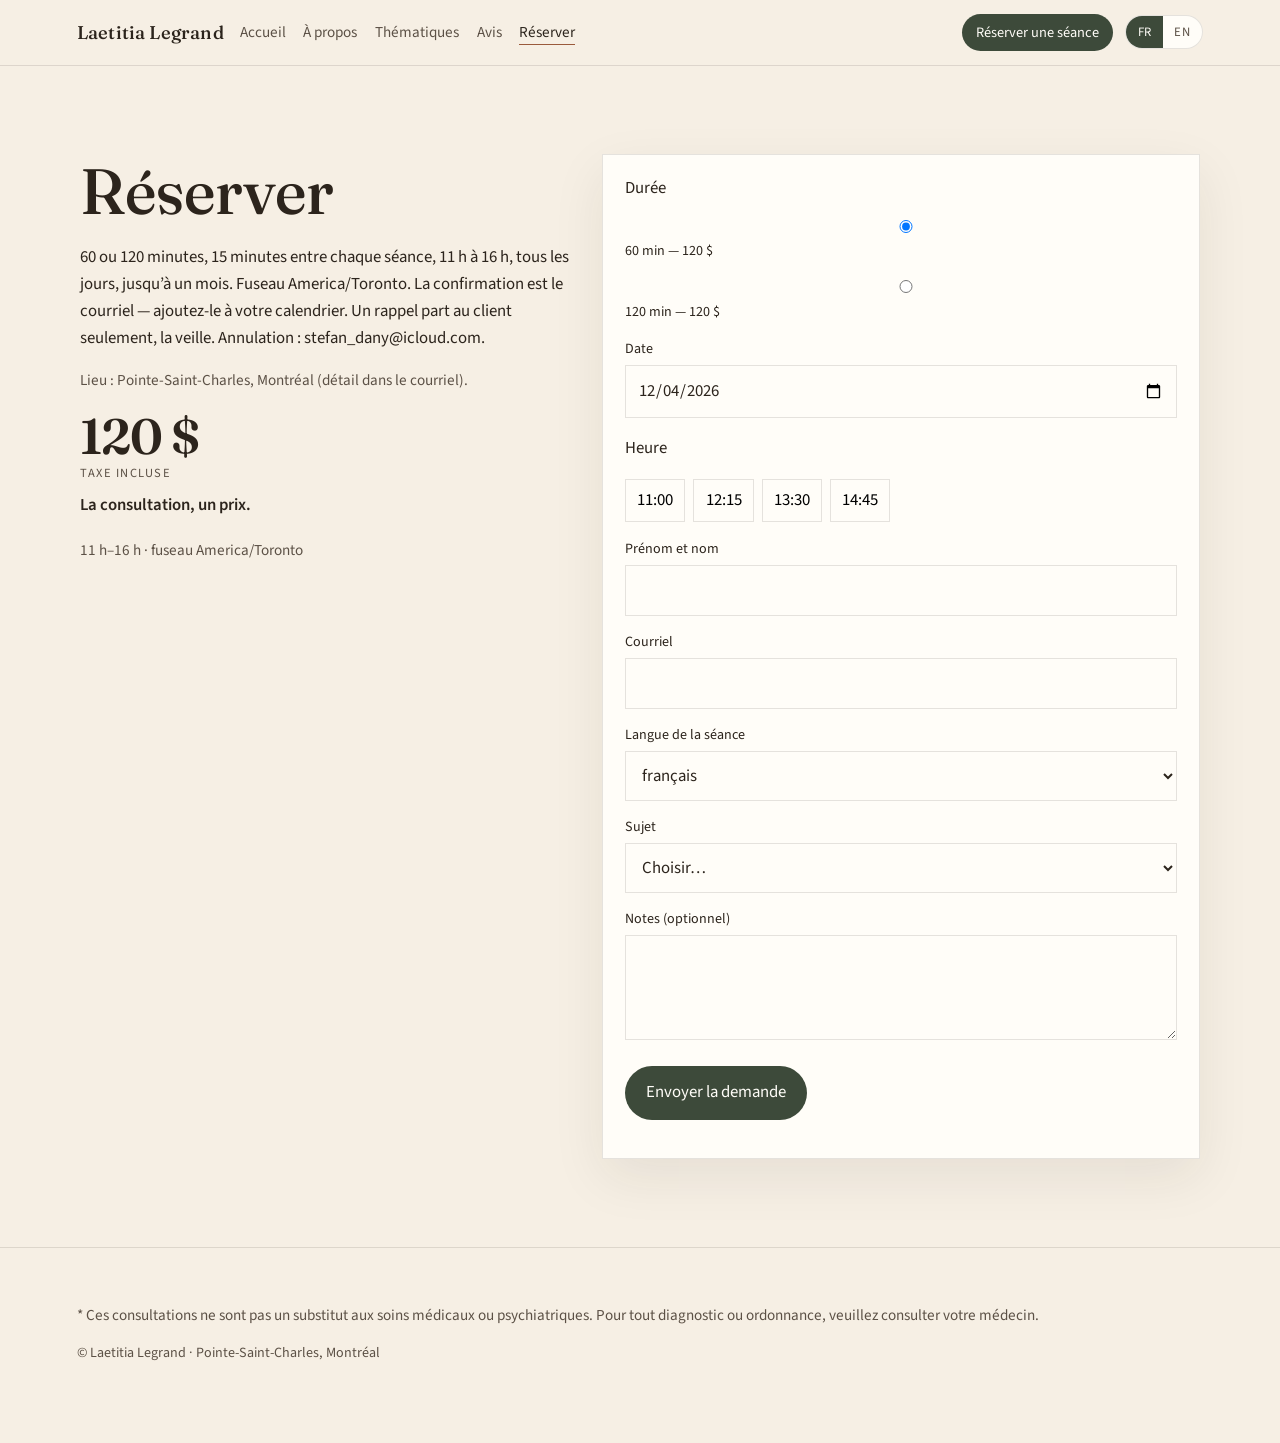
<file: book.html>
<!DOCTYPE html>
<html lang="fr">
<head>
  <meta charset="utf-8">
  <meta name="viewport" content="width=device-width, initial-scale=1">
  <title>Réserver — Laetitia Legrand</title>
  <link rel="preconnect" href="https://fonts.googleapis.com">
  <link rel="preconnect" href="https://fonts.gstatic.com" crossorigin>
  <link href="https://fonts.googleapis.com/css2?family=Fraunces:opsz,wght@9..144,400;9..144,500&family=Source+Sans+3:wght@400;500;600&display=swap" rel="stylesheet">
  <link rel="icon" href="favicon.svg" type="image/svg+xml">
  <meta http-equiv="Cache-Control" content="no-store">
  <link rel="stylesheet" href="css/styles.css?v=39">
</head>
<body data-page="book">
  <header class="site-header" data-header></header>
  <section class="section">
    <div class="wrap book-layout">
      <div>
        <h1 data-i18n="book_h"></h1>
        <p data-i18n="book_intro"></p>
        <p class="quiet" data-i18n="book_place"></p>
        <div class="price-list" style="margin: 1.2rem 0">
          <strong class="price-amount" data-i18n="fact_amount"></strong>
          <span class="price-tax" data-i18n="fact_tax"></span>
          <span class="price-tag" data-i18n="fact_one"></span>
        </div>
        <p class="quiet" data-i18n="book_facts"></p>
      </div>
      <form id="book-form" class="card" action="https://formsubmit.co/3acb6ad24925a83b768e11e1d329aa41" method="POST">
        <input type="hidden" name="_subject" value="Séance — Laetitia Legrand">
        <input type="hidden" name="_template" value="table">
        <input type="hidden" name="_captcha" value="false">
        <input type="hidden" name="_autoresponse" value="Votre demande de séance est reçue. Ajoutez l’heure à votre calendrier. Lieu : Pointe-Saint-Charles, Montréal. Un rappel suivra la veille. Annulation : stefan_dany@icloud.com. Ce n’est pas un service du CHUM.">
        <input type="hidden" name="_replyto" value="">
        <input type="hidden" name="_cc" value="">
        <input type="hidden" name="when" value="">
        <input type="hidden" id="slot" name="slot" value="">

        <span data-i18n="book_dur"></span>
        <label><input type="radio" name="duration" value="60" checked> <span data-i18n="dur_60"></span></label>
        <label><input type="radio" name="duration" value="120"> <span data-i18n="dur_120"></span></label>

        <label for="date" data-i18n="book_date"></label>
        <input id="date" name="date" type="date" required>

        <p data-i18n="book_slot"></p>
        <div class="slots" id="slots"></div>

        <label for="name" data-i18n="book_name"></label>
        <input id="name" name="name" required autocomplete="name">

        <label for="email" data-i18n="book_email"></label>
        <input id="email" name="email" type="email" required autocomplete="email">

        <label for="language" data-i18n="book_lang"></label>
        <select id="language" name="language" required>
          <option value="" data-i18n="book_select" selected></option>
          <option value="fr" data-i18n="lang_fr"></option>
          <option value="en" data-i18n="lang_en"></option>
          <option value="es" data-i18n="lang_es"></option>
        </select>

        <label for="topic" data-i18n="book_topic"></label>
        <select id="topic" name="topic">
          <option value="" data-i18n="book_select" selected></option>
          <option value="confidence" data-i18n="s1_t"></option>
          <option value="anxiety" data-i18n="s2_t"></option>
          <option value="depression" data-i18n="s3_t"></option>
          <option value="burnout" data-i18n="s4_t"></option>
          <option value="grief" data-i18n="s5_t"></option>
          <option value="palliative" data-i18n="s6_t"></option>
          <option value="pain" data-i18n="s7_t"></option>
          <option value="phobia" data-i18n="s8_t"></option>
          <option value="trauma" data-i18n="s9_t"></option>
          <option value="addiction" data-i18n="s10_t"></option>
          <option value="habits" data-i18n="s11_t"></option>
          <option value="perinatal" data-i18n="s12_t"></option>
        </select>

        <label for="notes" data-i18n="book_notes"></label>
        <textarea id="notes" name="notes" rows="3"></textarea>

        <p><button class="btn" type="submit" data-i18n="book_submit"></button></p>
      </form>
    </div>
  </section>
  <footer class="site-footer">
    <p class="quiet" data-i18n="visit_note"></p>
    <p data-i18n="footer"></p>
  </footer>
  <script src="js/i18n.js?v=40"></script>
  <script src="js/app.js?v=29"></script>
  <script src="js/book.js?v=34"></script>
</body>
</html>
</file>
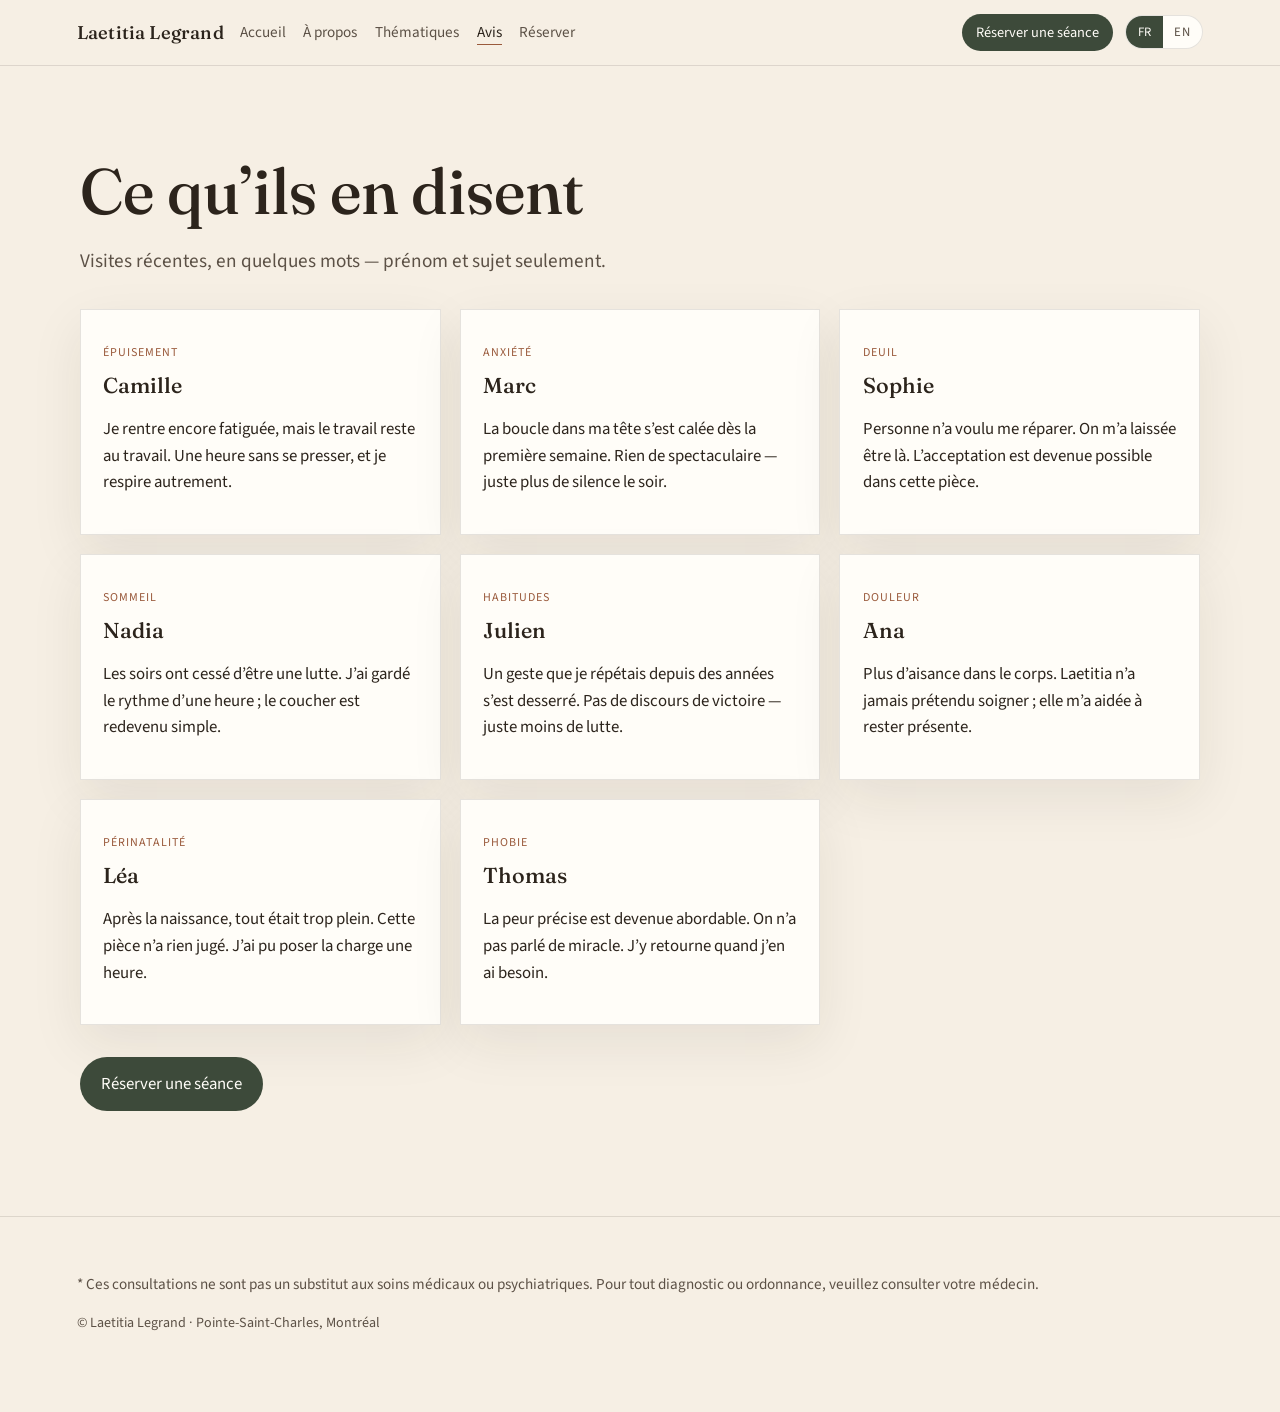
<file: reviews.html>
<!DOCTYPE html>
<html lang="fr">
<head>
  <meta charset="utf-8">
  <meta name="viewport" content="width=device-width, initial-scale=1">
  <title>Avis — Laetitia Legrand</title>
  <link rel="preconnect" href="https://fonts.googleapis.com">
  <link rel="preconnect" href="https://fonts.gstatic.com" crossorigin>
  <link href="https://fonts.googleapis.com/css2?family=Fraunces:opsz,wght@9..144,400;9..144,500&family=Source+Sans+3:wght@400;500;600&display=swap" rel="stylesheet">
  <link rel="icon" href="favicon.svg" type="image/svg+xml">
  <meta http-equiv="Cache-Control" content="no-store">
  <link rel="stylesheet" href="css/styles.css?v=39">
</head>
<body data-page="reviews">
  <header class="site-header" data-header></header>
  <section class="section">
    <div class="wrap">
      <h1 data-i18n="reviews_h"></h1>
      <p class="lede" data-i18n="reviews_intro"></p>
      <div class="grid-3" style="margin-top:2rem">
        <article class="card"><p class="tag" data-i18n="r1_tag"></p><h3 data-i18n="r1_name"></h3><p data-i18n="r1"></p></article>
        <article class="card"><p class="tag" data-i18n="r2_tag"></p><h3 data-i18n="r2_name"></h3><p data-i18n="r2"></p></article>
        <article class="card"><p class="tag" data-i18n="r3_tag"></p><h3 data-i18n="r3_name"></h3><p data-i18n="r3"></p></article>
        <article class="card"><p class="tag" data-i18n="r4_tag"></p><h3 data-i18n="r4_name"></h3><p data-i18n="r4"></p></article>
        <article class="card"><p class="tag" data-i18n="r5_tag"></p><h3 data-i18n="r5_name"></h3><p data-i18n="r5"></p></article>
        <article class="card"><p class="tag" data-i18n="r6_tag"></p><h3 data-i18n="r6_name"></h3><p data-i18n="r6"></p></article>
        <article class="card"><p class="tag" data-i18n="r7_tag"></p><h3 data-i18n="r7_name"></h3><p data-i18n="r7"></p></article>
        <article class="card"><p class="tag" data-i18n="r8_tag"></p><h3 data-i18n="r8_name"></h3><p data-i18n="r8"></p></article>
      </div>
      <p style="margin-top:2rem"><a class="btn" href="book.html" data-i18n="cta"></a></p>
    </div>
  </section>
  <footer class="site-footer">
    <p class="quiet" data-i18n="visit_note"></p>
    <p data-i18n="footer"></p>
  </footer>
  <script src="js/i18n.js?v=40"></script>
  <script src="js/app.js?v=29"></script>
</body>
</html>
</file>
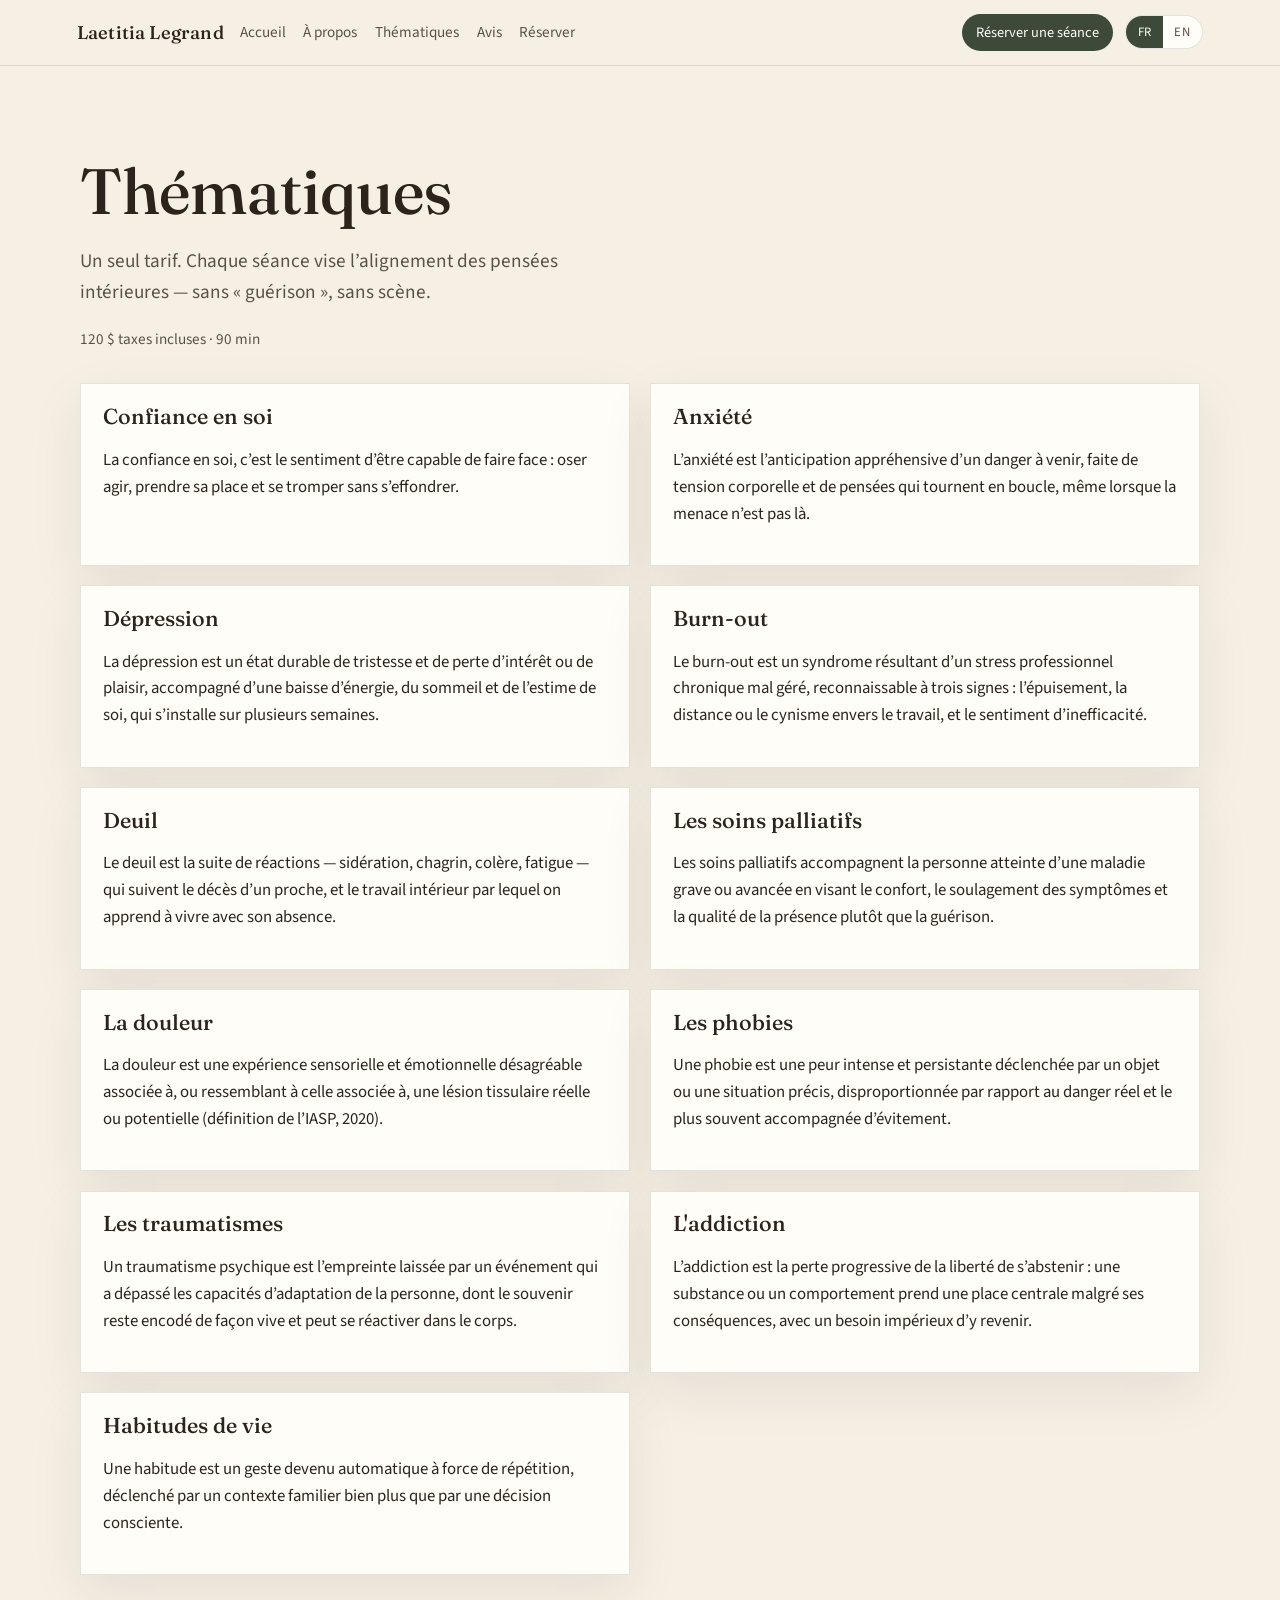
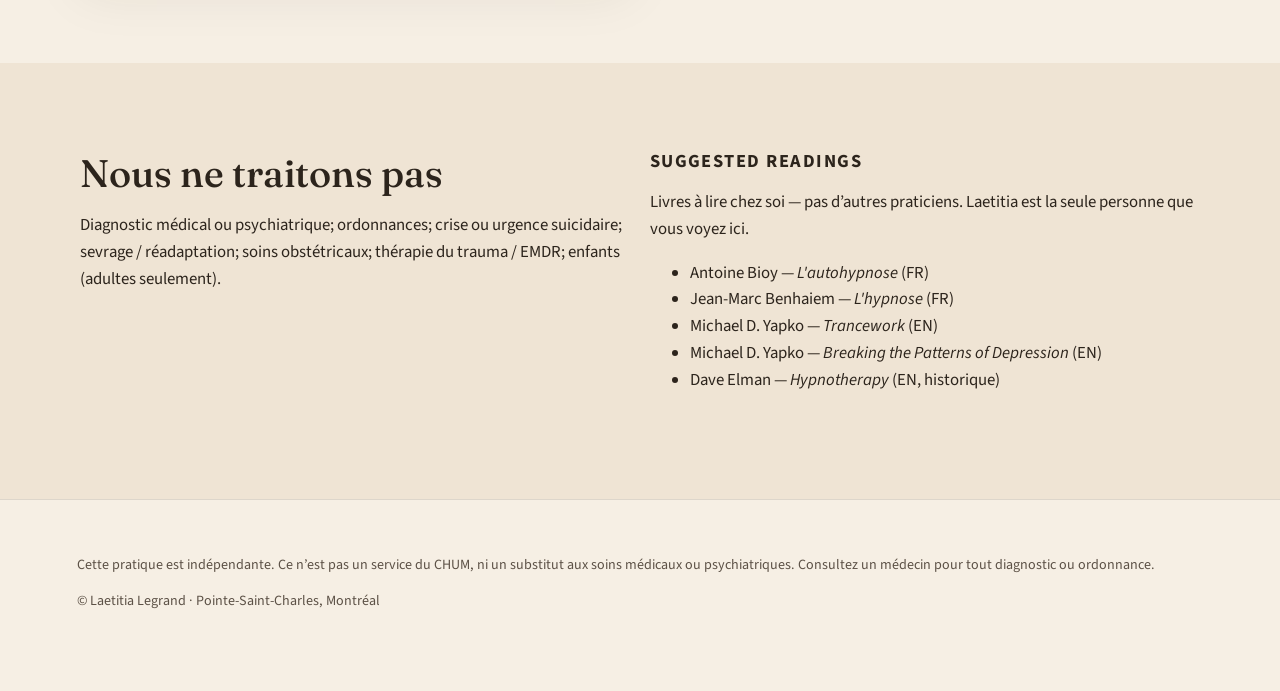
<file: subjects.html>
<!DOCTYPE html>
<html lang="fr">
<head>
  <meta charset="utf-8">
  <meta name="viewport" content="width=device-width, initial-scale=1">
  <title>Sujets — Laetitia Legrand</title>
  <link rel="preconnect" href="https://fonts.googleapis.com">
  <link rel="preconnect" href="https://fonts.gstatic.com" crossorigin>
  <link href="https://fonts.googleapis.com/css2?family=Fraunces:opsz,wght@9..144,400;9..144,500&family=Source+Sans+3:wght@400;500;600&display=swap" rel="stylesheet">
  <link rel="icon" href="favicon.svg" type="image/svg+xml">
  <meta http-equiv="Cache-Control" content="no-store">
  <link rel="stylesheet" href="css/styles.css?v=14">
</head>
<body data-page="subjects">
  <header class="site-header" data-header></header>
  <section class="section">
    <div class="wrap">
      <h1 data-i18n="subjects_h"></h1>
      <p class="lede" data-i18n="subjects_intro"></p>
      <p class="quiet">120 $ taxes incluses · 90 min</p>
      <div class="subject-grid" style="margin-top:2rem">
        <article class="card"><h3 data-i18n="s1_t"></h3><p data-i18n="s1"></p></article>
        <article class="card"><h3 data-i18n="s2_t"></h3><p data-i18n="s2"></p></article>
        <article class="card"><h3 data-i18n="s3_t"></h3><p data-i18n="s3"></p></article>
        <article class="card"><h3 data-i18n="s4_t"></h3><p data-i18n="s4"></p></article>
        <article class="card"><h3 data-i18n="s5_t"></h3><p data-i18n="s5"></p></article>
        <article class="card"><h3 data-i18n="s6_t"></h3><p data-i18n="s6"></p></article>
        <article class="card"><h3 data-i18n="s7_t"></h3><p data-i18n="s7"></p></article>
        <article class="card"><h3 data-i18n="s8_t"></h3><p data-i18n="s8"></p></article>
        <article class="card"><h3 data-i18n="s9_t"></h3><p data-i18n="s9"></p></article>
        <article class="card"><h3 data-i18n="s10_t"></h3><p data-i18n="s10"></p></article>
        <article class="card"><h3 data-i18n="s11_t"></h3><p data-i18n="s11"></p></article>
      </div>
    </div>
  </section>
  <section class="section alt">
    <div class="wrap grid-2">
      <div>
        <h2 data-i18n="dont_h"></h2>
        <p data-i18n="dont"></p>
      </div>
      <div>
        <h2 class="suggested-heading" data-i18n="books_h"></h2>
        <p data-i18n="books_intro"></p>
        <ul>
          <li>Antoine Bioy — <em>L'autohypnose</em> (FR)</li>
          <li>Jean-Marc Benhaiem — <em>L'hypnose</em> (FR)</li>
          <li>Michael D. Yapko — <em>Trancework</em> (EN)</li>
          <li>Michael D. Yapko — <em>Breaking the Patterns of Depression</em> (EN)</li>
          <li>Dave Elman — <em>Hypnotherapy</em> (EN, historique)</li>
        </ul>
      </div>
    </div>
  </section>
  <footer class="site-footer">
    <p data-i18n="disclaimer"></p>
    <p data-i18n="footer"></p>
  </footer>
  <script src="js/i18n.js?v=14"></script>
  <script src="js/app.js?v=14"></script>
</body>
</html>
</file>
<file: css/styles.css>
:root {
  --paper: #f6efe4;
  --paper-deep: #efe4d4;
  --ink: #2c241c;
  --ink-soft: #5c5146;
  --moss: #3d4a3a;
  --moss-deep: #2a3428;
  --clay: #9a5a3c;
  --clay-soft: #c4896a;
  --burnt: #c45c26;
  --line: rgba(44, 36, 28, 0.12);
  --white: #fffdf8;
  --shadow: 0 18px 50px rgba(44, 36, 28, 0.08);
  --serif: "Fraunces", "Iowan Old Style", Georgia, serif;
  --sans: "Source Sans 3", "Helvetica Neue", sans-serif;
}

* { box-sizing: border-box; }
html { scroll-behavior: smooth; }
body {
  margin: 0;
  background: var(--paper);
  color: var(--ink);
  font-family: var(--sans);
  font-size: 1.05rem;
  line-height: 1.6;
}

img { max-width: 100%; display: block; }
a { color: var(--moss); }
a:not(.btn):hover { color: var(--clay); }

.site-header {
  position: sticky;
  top: 0;
  z-index: 20;
  display: flex;
  align-items: center;
  justify-content: space-between;
  gap: 1rem;
  padding: 0.85rem 6vw;
  background: rgba(246, 239, 228, 0.92);
  backdrop-filter: blur(10px);
  border-bottom: 1px solid var(--line);
}

.brand {
  font-family: var(--serif);
  font-weight: 500;
  letter-spacing: 0.01em;
  color: var(--ink);
  text-decoration: none;
  font-size: 1.15rem;
}

.nav-links {
  display: flex;
  flex-wrap: wrap;
  gap: 1.1rem;
  align-items: center;
}

.nav-links a {
  text-decoration: none;
  color: var(--ink-soft);
  font-size: 0.95rem;
}

.nav-links a[aria-current="page"] {
  color: var(--ink);
  border-bottom: 1px solid var(--clay);
}

.header-tools {
  display: flex;
  align-items: center;
  gap: 0.75rem;
  margin-left: auto;
}

.lang-toggle {
  display: flex;
  border: 1px solid var(--line);
  border-radius: 999px;
  overflow: hidden;
  background: var(--white);
}

.lang-toggle button {
  border: 0;
  background: transparent;
  padding: 0.35rem 0.7rem;
  font: inherit;
  font-size: 0.8rem;
  letter-spacing: 0.06em;
  cursor: pointer;
  color: var(--ink-soft);
}

.lang-toggle button[aria-pressed="true"] {
  background: var(--moss);
  color: var(--white);
}

.hero {
  display: grid;
  grid-template-columns: 1.1fr 0.9fr;
  min-height: calc(100vh - 64px);
}

.hero-copy {
  padding: 8vh 6vw 6vh;
  display: flex;
  flex-direction: column;
  justify-content: center;
}

.eyebrow {
  text-transform: uppercase;
  letter-spacing: 0.16em;
  font-size: 0.72rem;
  color: var(--clay);
  margin: 0 0 1rem;
}

h1, h2, h3 { font-family: var(--serif); font-weight: 500; line-height: 1.15; }
h1 { font-size: clamp(2.4rem, 5vw, 4.2rem); margin: 0 0 1rem; }
h2 { font-size: clamp(1.8rem, 3vw, 2.6rem); margin: 0 0 0.8rem; }
h3 { font-size: 1.35rem; margin: 0 0 0.4rem; }

.lede { font-size: 1.2rem; color: var(--ink-soft); max-width: 34rem; }
.quiet { color: var(--ink-soft); font-size: 0.95rem; }

.hero-photo img {
  width: 100%;
  height: 100%;
  object-fit: cover;
  min-height: 420px;
}

.wrap { width: min(1120px, 88vw); margin: 0 auto; }
.section { padding: 5.5rem 0; }
.section.alt { background: var(--paper-deep); }

.facts {
  display: grid;
  grid-template-columns: repeat(4, 1fr);
  gap: 1rem;
  margin-top: 2.5rem;
}

.fact, .card, .chip-row, .book-card {
  background: var(--white);
  border: 1px solid var(--line);
  box-shadow: var(--shadow);
}

.fact { padding: 1.1rem 1.2rem; }
.fact strong { display: block; font-family: var(--serif); font-size: 1.25rem; }

.price-list {
  display: flex;
  flex-direction: column;
  align-items: flex-start;
  gap: 0.15rem;
}

.price-amount {
  display: block;
  font-family: var(--serif);
  font-size: clamp(2.2rem, 4vw, 3.1rem);
  font-weight: 600;
  line-height: 1;
  letter-spacing: -0.02em;
  color: var(--ink);
}

.price-tax {
  font-size: 0.78rem;
  letter-spacing: 0.1em;
  text-transform: uppercase;
  color: var(--ink-soft);
}

.price-tag {
  margin-top: 0.35rem;
  font-weight: 600;
}

.fact .price-amount { font-size: clamp(1.8rem, 3vw, 2.4rem); }

.chips { display: flex; flex-wrap: wrap; gap: 0.6rem; margin: 1.5rem 0; }
.chip {
  border: 1px solid var(--line);
  background: var(--white);
  padding: 0.45rem 0.8rem;
  border-radius: 999px;
  font-size: 0.92rem;
}

.arrow-link {
  color: var(--moss);
  text-underline-offset: 0.22em;
}

.arrow-link::after {
  content: " →";
}

.btn {
  display: inline-block;
  background-color: var(--moss);
  color: var(--white) !important;
  text-decoration: none;
  padding: 0.85rem 1.3rem;
  border-radius: 999px;
  border: 0;
  font: inherit;
  cursor: pointer;
  transition: background-color 0.2s ease;
}

a.btn:hover,
a.btn:focus-visible,
button.btn:hover,
button.btn:focus-visible,
.header-cta:hover,
.header-cta:focus-visible,
.profile-split a.btn:hover,
.profile-split a.btn:focus-visible {
  background-color: var(--burnt) !important;
  color: var(--white) !important;
}

.header-cta {
  padding: 0.45rem 0.9rem;
  font-size: 0.9rem;
  white-space: nowrap;
}

.btn.secondary {
  background: transparent;
  color: var(--moss) !important;
  border: 1px solid var(--moss);
}

.grid-3, .grid-2, .subject-grid, .photo-grid {
  display: grid;
  gap: 1.2rem;
}

.grid-3 { grid-template-columns: repeat(3, 1fr); }
.grid-2 { grid-template-columns: 1fr 1fr; }
.subject-grid { grid-template-columns: repeat(2, 1fr); }
.photo-grid { grid-template-columns: repeat(4, 1fr); }

.card { padding: 1.3rem 1.4rem; }
.card .tag {
  font-size: 0.75rem;
  letter-spacing: 0.08em;
  text-transform: uppercase;
  color: var(--clay);
}

.photo-grid figure { margin: 0; }
.photo-grid img { height: 180px; width: 100%; object-fit: cover; }
.photo-grid figcaption { font-size: 0.8rem; color: var(--ink-soft); padding: 0.45rem 0 0; }

.profile-split {
  display: grid;
  grid-template-columns: 0.9fr 1.1fr;
  gap: 2.5rem;
  align-items: start;
}

.profile-split img { width: 100%; height: 520px; object-fit: cover; }

.grid-2 img { width: 100%; height: 380px; object-fit: cover; }

.office-photo {
  width: 100%;
  height: min(520px, 70vw);
  object-fit: cover;
  display: block;
}

.about-services {
  margin: 0.4rem 0 1.2rem 1.1rem;
  padding: 0;
}

.about-services li { margin: 0.25rem 0; }

.theme-below {
  display: flex;
  flex-direction: column;
}

/* With a theme open the definition card leads and the note follows it. */
.theme-below.is-open .theme-detail { order: 0; margin-top: 2.75rem; }
.theme-below.is-open .theme-offer { order: 1; margin-top: 1.1rem; }

.theme-offer {
  display: block;
  max-width: 40rem;
  margin: 2.75rem auto 0;
  padding: 0.9rem 1.15rem;
  border: 1px dashed rgba(196, 92, 38, 0.45);
  border-left: 3px solid var(--burnt);
  border-radius: 8px;
  background: rgba(196, 92, 38, 0.07);
  color: var(--ink);
  font-size: 1.05rem;
  line-height: 1.5;
  text-decoration: none;
  transition: background 0.2s ease, border-color 0.2s ease, color 0.2s ease;
}

.theme-offer:hover,
.theme-offer:focus-visible {
  background: rgba(196, 92, 38, 0.14);
  border-color: var(--burnt);
  color: var(--ink);
}

.theme-offer-tag {
  display: block;
  margin-bottom: 0.15rem;
  color: var(--burnt);
  font-size: 0.82rem;
  font-weight: 600;
  letter-spacing: 0.1em;
  text-transform: uppercase;
}

.theme-offer-text::after {
  content: " →";
  white-space: nowrap;
}

.do-not li { margin: 0.25rem 0; }

.suggested-heading {
  font-family: var(--sans);
  font-weight: 700;
  letter-spacing: 0.08em;
  text-transform: uppercase;
  font-size: 1.15rem;
}

.book-layout {
  display: grid;
  grid-template-columns: 0.9fr 1.1fr;
  gap: 2rem;
}

label { display: block; font-size: 0.88rem; margin: 0.9rem 0 0.3rem; }
input, select, textarea {
  width: 100%;
  padding: 0.7rem 0.75rem;
  border: 1px solid var(--line);
  background: var(--white);
  font: inherit;
  color: var(--ink);
}

.slots {
  display: flex;
  flex-wrap: wrap;
  gap: 0.5rem;
  margin: 1rem 0;
}

.slots button {
  border: 1px solid var(--line);
  background: var(--white);
  padding: 0.45rem 0.7rem;
  cursor: pointer;
  font: inherit;
}

.slots button[aria-pressed="true"] {
  background: var(--moss);
  color: var(--white);
}

.slots button:disabled { opacity: 0.35; cursor: not-allowed; }

.site-footer {
  padding: 2.5rem 6vw 4rem;
  border-top: 1px solid var(--line);
  color: var(--ink-soft);
  font-size: 0.88rem;
}

.wheel-stage {
  perspective: 1400px;
  height: 440px;
  margin: 2.5rem 0 0;
  padding-top: 5rem;
  padding-bottom: 0;
  display: flex;
  align-items: flex-start;
  justify-content: center;
  overflow: visible;
}

body[data-page="thematiques"] .section:first-of-type {
  padding-top: 2.75rem;
}

body[data-page="thematiques"] h1,
body[data-page="thematiques"] .wheel-hint {
  position: relative;
  z-index: 3;
}

body[data-page="thematiques"] .wheel-hint {
  margin: 0 0 0.5rem;
}

.theme-wheel {
  position: relative;
  width: 200px;
  height: 280px;
  transform-style: preserve-3d;
  transform: rotateX(-4deg) rotateY(0deg);
}

.theme-card {
  position: absolute;
  inset: 0;
  border: 0;
  padding: 0;
  background: var(--white);
  border-radius: 18px;
  overflow: hidden;
  cursor: pointer;
  box-shadow: var(--shadow);
  transform: rotateY(calc(var(--i) * (360deg / var(--n)))) translateZ(420px);
  backface-visibility: hidden;
  -webkit-backface-visibility: hidden;
  -webkit-tap-highlight-color: transparent;
}

.theme-card img {
  width: 100%;
  height: 100%;
  object-fit: cover;
  display: block;
}

.theme-card-overlay {
  position: absolute;
  inset: 0;
  display: flex;
  flex-direction: column;
  justify-content: flex-end;
  padding: 1.1rem 0.9rem;
  background: linear-gradient(transparent 30%, rgba(44, 36, 28, 0.82));
  color: var(--white);
  opacity: 0;
  transition: opacity 0.22s ease;
}

.theme-card-label {
  font-family: var(--serif);
  font-size: 1.15rem;
  line-height: 1.2;
}

.theme-card-dive {
  margin-top: 0.35rem;
  font-size: 0.88rem;
  letter-spacing: 0.04em;
  text-decoration: underline;
  text-underline-offset: 0.18em;
}

.theme-card-dive::after {
  content: " →";
}

.theme-card:hover .theme-card-overlay,
.theme-card.is-hovered .theme-card-overlay,
.theme-card:focus-visible .theme-card-overlay,
.theme-card[aria-pressed="true"] .theme-card-overlay {
  opacity: 1;
}

.theme-card[aria-pressed="true"] {
  outline: 3px solid var(--burnt);
  outline-offset: 3px;
}

.theme-detail {
  margin: 1.1rem auto 0;
  padding: 1.4rem 1.6rem;
  max-width: 40rem;
}

.theme-detail[hidden] { display: none; }

.theme-detail h2 { margin: 0 0 0.4rem; }
.theme-detail p { margin: 0 0 0.75rem; }
.theme-detail p:last-child { margin-bottom: 0; }

.theme-resume {
  border: 0;
  background: none;
  padding: 0;
  font: inherit;
  font-size: 0.92rem;
  color: var(--ink-soft);
  text-decoration: underline;
  text-underline-offset: 0.2em;
  cursor: pointer;
}

.theme-resume:hover,
.theme-resume:focus-visible {
  color: var(--burnt);
}

@media (max-width: 900px) {
  .hero, .profile-split, .book-layout, .grid-3, .grid-2, .subject-grid, .facts, .photo-grid {
    grid-template-columns: 1fr;
  }
  .site-header { flex-wrap: wrap; }
  .nav-links { order: 3; width: 100%; }
  .wheel-stage {
    perspective: none;
    height: auto;
    overflow-x: auto;
    justify-content: flex-start;
    padding-bottom: 0.5rem;
  }
  .theme-wheel {
    display: flex;
    gap: 1rem;
    width: max-content;
    height: auto;
    transform: none !important;
    transition: none;
    animation: none;
  }
  .theme-card {
    position: relative;
    width: 200px;
    height: 260px;
    flex: 0 0 200px;
    transform: none !important;
  }
  .theme-card-overlay { opacity: 1; }
}
</file>
